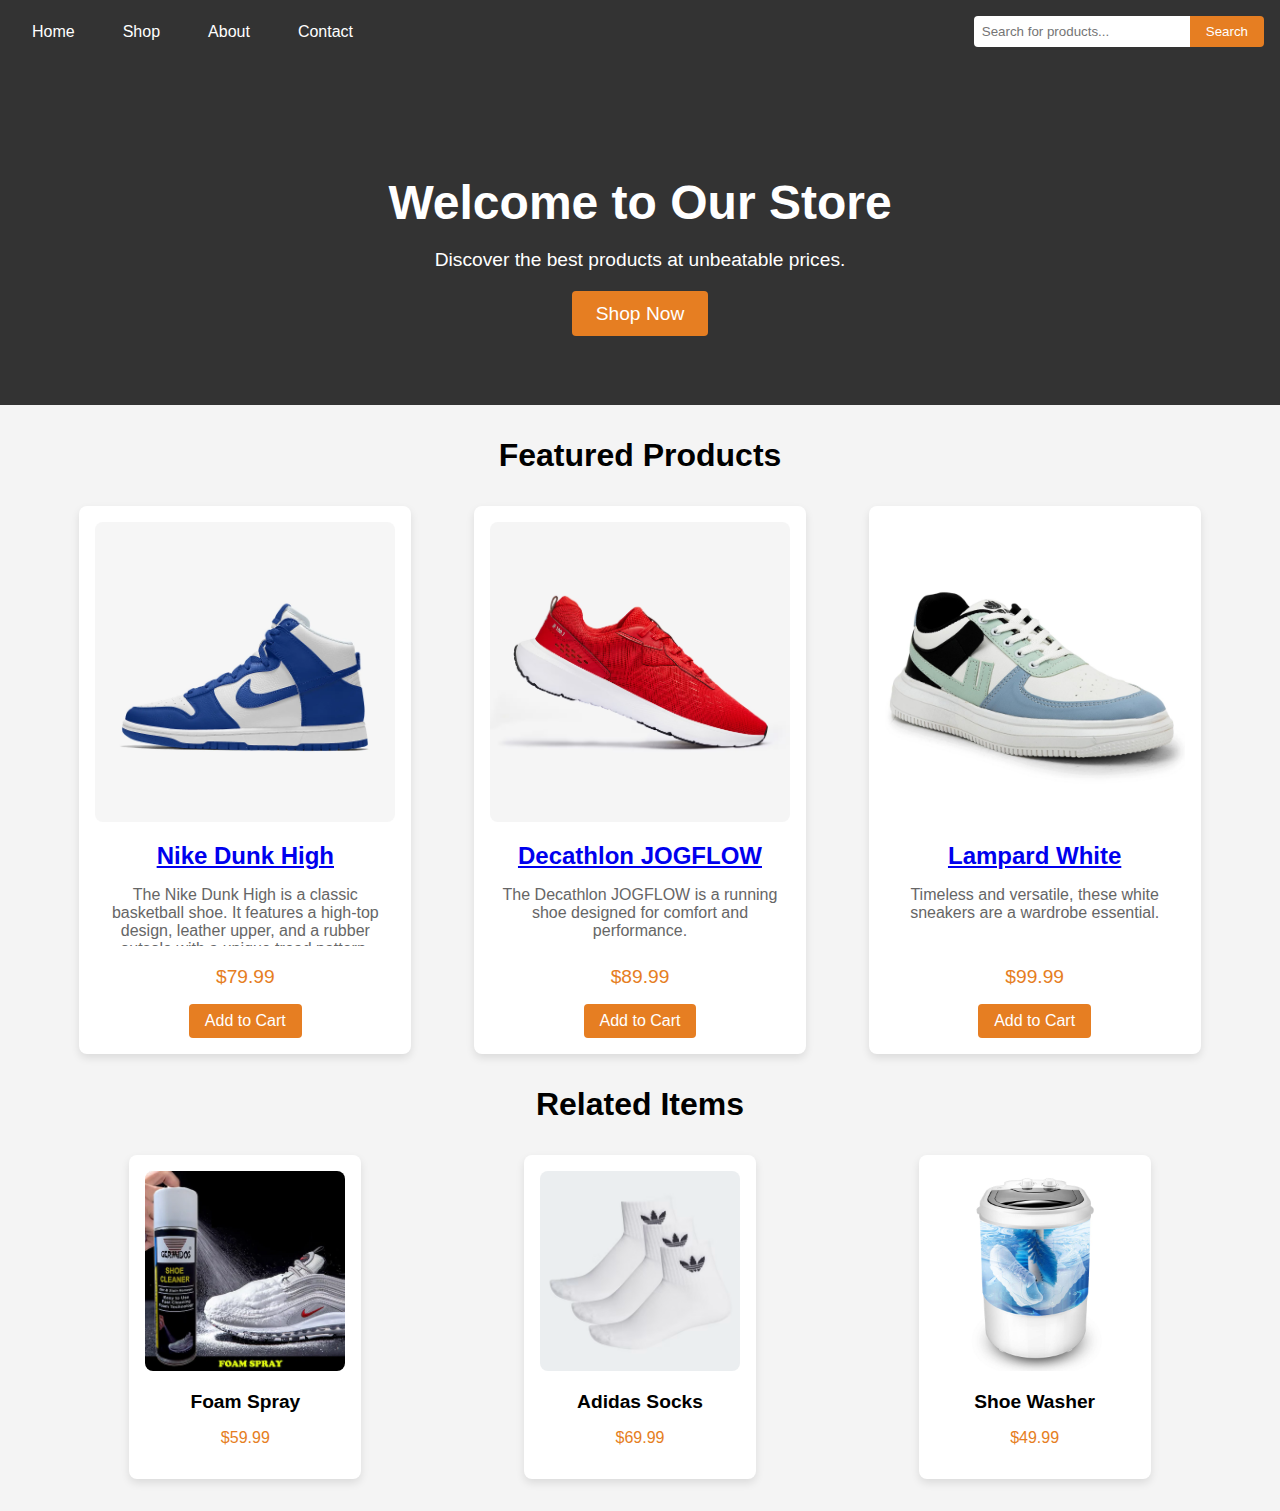
<file: index.html>
<!DOCTYPE html>
<html lang="en">
<head>
    <meta charset="UTF-8">
    <meta name="viewport" content="width=device-width, initial-scale=1.0">
    <title>Home - Product Page</title>
    <link rel="stylesheet" href="style.css">
</head>
<body>

    <!-- Navigation Bar -->
    <nav class="navbar">
        <ul class="nav-list">
            <li><a href="#">Home</a></li>
            <li><a href="#">Shop</a></li>
            <li><a href="#">About</a></li>
            <li><a href="#">Contact</a></li>
        </ul>
        <!-- Search Bar -->
        <div class="search-bar">
            <input type="text" placeholder="Search for products..." class="search-input">
            <button class="search-btn">Search</button>
        </div>
    </nav>

    <!-- Hero Section -->
    <section class="hero-section">
        <h1>Welcome to Our Store</h1>
        <p>Discover the best products at unbeatable prices.</p>
        <a href="#" class="shop-now-btn">Shop Now</a>
    </section>

    <!-- Featured Products Section -->
    <div class="products-section">
        <h2>Featured Products</h2>
        <div class="products-grid">
            <!-- Product 1 -->
            <div class="product-card">
                <a href="Products/product1.html">
                    <img src="images/Product1.png" alt="Product Image">
                    <h3 class="product-name">Nike Dunk High</h3>
                </a>
                <p class="product-description">The Nike Dunk High is a classic basketball shoe. It features a high-top design, leather upper, and a rubber outsole with a unique tread pattern.</p>
                <p class="product-price">$79.99</p>
                <button class="add-to-cart">Add to Cart</button>
            </div>
            <!-- Product 2 -->
            <div class="product-card">
                <a href="Products/product2.html">
                    <img src="images/product2.avif" alt="Product Image">
                    <h3 class="product-name">Decathlon JOGFLOW</h3>
                </a>
                <p class="product-description">The Decathlon JOGFLOW is a running shoe designed for comfort and performance.</p>
                <p class="product-price">$89.99</p>
                <button class="add-to-cart">Add to Cart</button>
            </div>
            <!-- Product 3 -->
            <div class="product-card">
                <a href="Products/product3.html">
                    <img src="images/product3.jpg" alt="Product Image">
                    <h3 class="product-name">Lampard White</h3>
                </a>
                <p class="product-description">Timeless and versatile, these white sneakers are a wardrobe essential.</p>
                <p class="product-price">$99.99</p>
                <button class="add-to-cart">Add to Cart</button>
            </div>
        </div>
    </div>

    <!-- Related Items Section -->
    <div class="related-items-section">
        <h2>Related Items</h2>
        <div class="related-items-grid">
            <!-- Related Item 1 -->
            <div class="related-item-card">
                <img src="images/rel1.webp" alt="Related Item Image">
                <h4 class="related-item-name">Foam Spray</h4>
                <p class="related-item-price">$59.99</p>
            </div>
            <!-- Related Item 2 -->
            <div class="related-item-card">
                <img src="images/rel2.avif" alt="Related Item Image">
                <h4 class="related-item-name">Adidas Socks</h4>
                <p class="related-item-price">$69.99</p>
            </div>
            <!-- Related Item 3 -->
            <div class="related-item-card">
                <img src="images/rel3.jpg" alt="Related Item Image">
                <h4 class="related-item-name">Shoe Washer</h4>
                <p class="related-item-price">$49.99</p>
            </div>
        </div>
    </div>

</body>
</html>
</file>
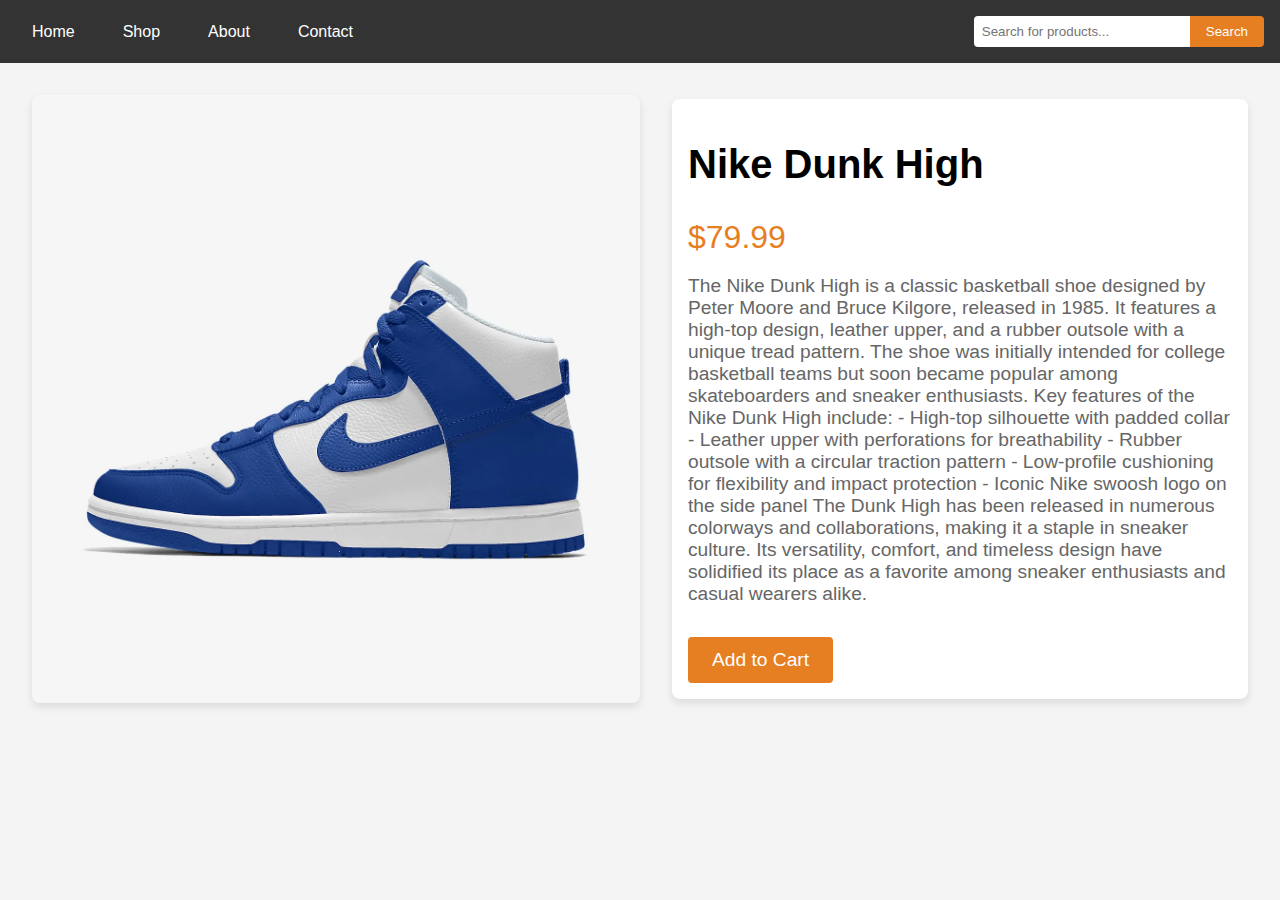
<file: Products/product1.html>
<!DOCTYPE html>
<html lang="en">
<head>
    <meta charset="UTF-8">
    <meta name="viewport" content="width=device-width, initial-scale=1.0">
    <title>Product Name 1 - Product Page</title>
    <link rel="stylesheet" href="/style.css">
</head>
<body>

    <!-- Navigation Bar -->
    <nav class="navbar">
        <ul class="nav-list">
            <li><a href="/index.html">Home</a></li>
            <li><a href="#">Shop</a></li>
            <li><a href="#">About</a></li>
            <li><a href="#">Contact</a></li>
        </ul>
        <!-- Search Bar -->
        <div class="search-bar">
            <input type="text" placeholder="Search for products..." class="search-input">
            <button class="search-btn">Search</button>
        </div>
    </nav>

    <!-- Product Detail Section -->
    <div class="product-detail-section">
        <img src="/images/Product1.png" alt="Product Image" class="product-detail-image">
        <div class="product-detail-info">
            <h1 class="product-detail-name">Nike Dunk High</h1>
            <p class="product-detail-price">$79.99</p>
            <p class="product-detail-description">The Nike Dunk High is a classic basketball shoe designed by Peter Moore and Bruce Kilgore, released in 1985. It features a high-top design, leather upper, and a rubber outsole with a unique tread pattern. The shoe was initially intended for college basketball teams but soon became popular among skateboarders and sneaker enthusiasts.

                Key features of the Nike Dunk High include:
                
                - High-top silhouette with padded collar
                - Leather upper with perforations for breathability
                - Rubber outsole with a circular traction pattern
                - Low-profile cushioning for flexibility and impact protection
                - Iconic Nike swoosh logo on the side panel
                
                The Dunk High has been released in numerous colorways and collaborations, making it a staple in sneaker culture. Its versatility, comfort, and timeless design have solidified its place as a favorite among sneaker enthusiasts and casual wearers alike.</p>
            <button class="add-to-cart">Add to Cart</button>
        </div>
    </div>

</body>
</html>
</file>
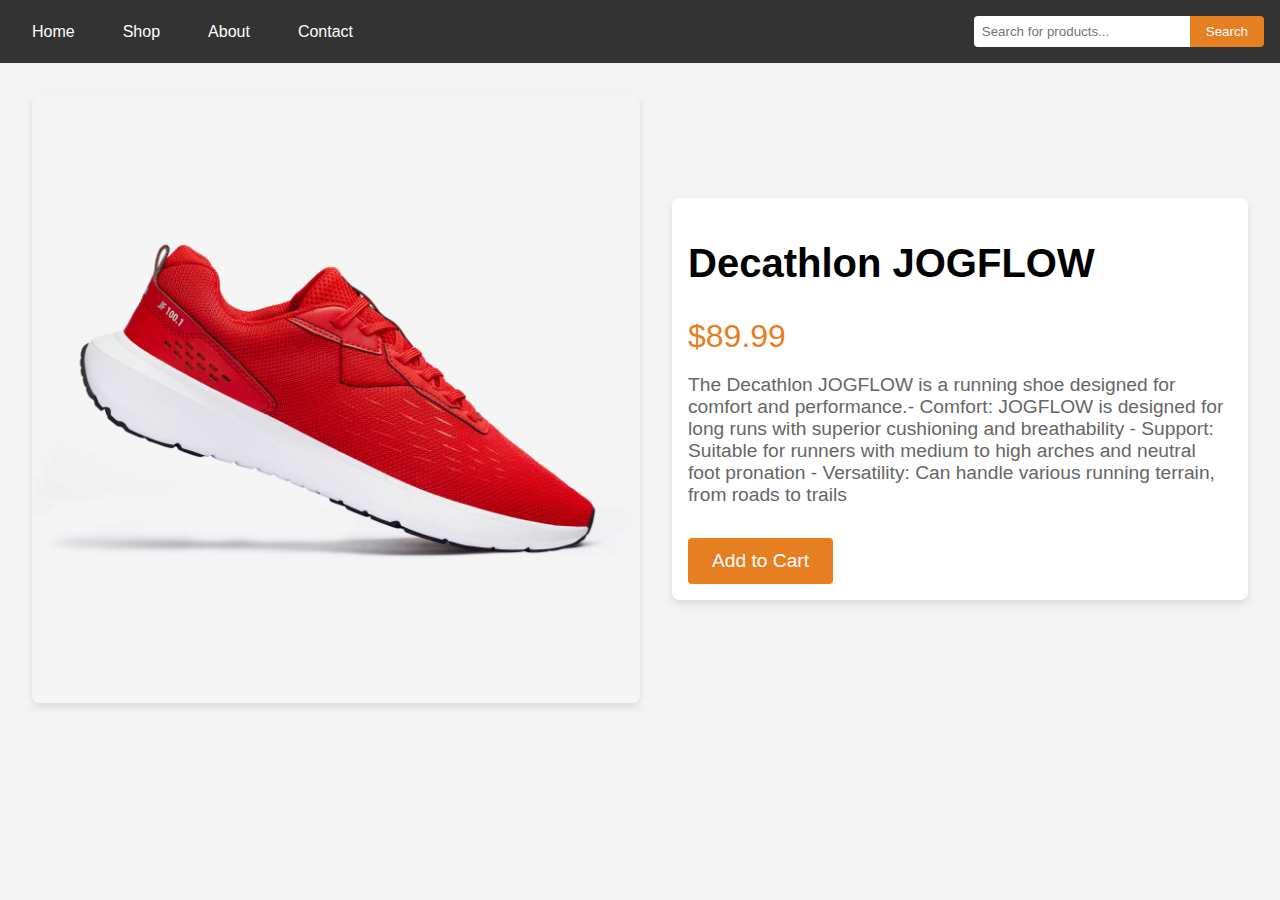
<file: Products/product2.html>
<!DOCTYPE html>
<html lang="en">
<head>
    <meta charset="UTF-8">
    <meta name="viewport" content="width=device-width, initial-scale=1.0">
    <title>Product Name 2 - Product Page</title>
    <link rel="stylesheet" href="/style.css">
</head>
<body>

    <!-- Navigation Bar -->
    <nav class="navbar">
        <ul class="nav-list">
            <li><a href="/index.html">Home</a></li>
            <li><a href="#">Shop</a></li>
            <li><a href="#">About</a></li>
            <li><a href="#">Contact</a></li>
        </ul>
        <!-- Search Bar -->
        <div class="search-bar">
            <input type="text" placeholder="Search for products..." class="search-input">
            <button class="search-btn">Search</button>
        </div>
    </nav>

    <!-- Product Detail Section -->
    <div class="product-detail-section">
        <img src="/images/product2.avif" alt="Product Image" class="product-detail-image">
        <div class="product-detail-info">
            <h1 class="product-detail-name">Decathlon JOGFLOW</h1>
            <p class="product-detail-price">$89.99</p>
            <p class="product-detail-description">The Decathlon JOGFLOW is a running shoe designed for comfort and performance.- Comfort: JOGFLOW is designed for long runs with superior cushioning and breathability
                - Support: Suitable for runners with medium to high arches and neutral foot pronation
                - Versatility: Can handle various running terrain, from roads to trails
                </p>
            <button class="add-to-cart">Add to Cart</button>
        </div>
    </div>

</body>
</html>
</file>
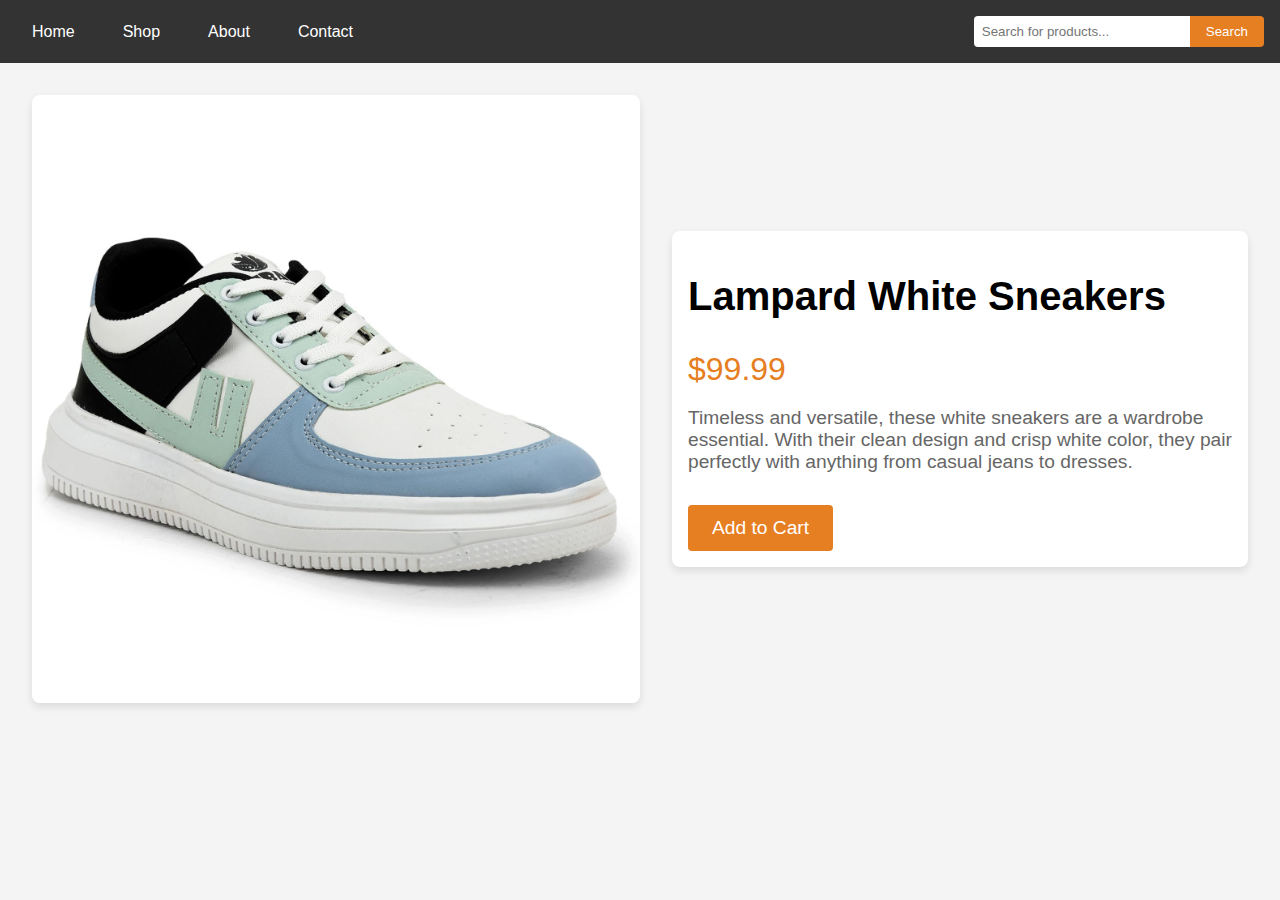
<file: Products/product3.html>
<!DOCTYPE html>
<html lang="en">
<head>
    <meta charset="UTF-8">
    <meta name="viewport" content="width=device-width, initial-scale=1.0">
    <title>Product Name 3 - Product Page</title>
    <link rel="stylesheet" href="/style.css">
</head>
<body>

    <!-- Navigation Bar -->
    <nav class="navbar">
        <ul class="nav-list">
            <li><a href="/index.html">Home</a></li>
            <li><a href="#">Shop</a></li>
            <li><a href="#">About</a></li>
            <li><a href="#">Contact</a></li>
        </ul>
        <!-- Search Bar -->
        <div class="search-bar">
            <input type="text" placeholder="Search for products..." class="search-input">
            <button class="search-btn">Search</button>
        </div>
    </nav>

    <!-- Product Detail Section -->
    <div class="product-detail-section">
        <img src="/images/product3.jpg" alt="Product Image" class="product-detail-image">
        <div class="product-detail-info">
            <h1 class="product-detail-name">Lampard White Sneakers</h1>
            <p class="product-detail-price">$99.99</p>
            <p class="product-detail-description">Timeless and versatile, these white sneakers are a wardrobe essential. With their clean design and crisp white color, they pair perfectly with anything from casual jeans to dresses.</p>
            <button class="add-to-cart">Add to Cart</button>
        </div>
    </div>

</body>
</html>
</file>
<file: style.css>
/* Global Styles */
body {
    font-family: Arial, sans-serif;
    margin: 0;
    padding: 0;
    background-color: #f4f4f4;
}

/* Navigation Bar */
.navbar {
    background-color: #333;
    padding: 1rem;
    display: flex;
    justify-content: space-between;
    align-items: center;
}

.navbar ul.nav-list {
    list-style-type: none;
    margin: 0;
    padding: 0;
    display: flex;
    gap: 1rem;
}

.navbar ul.nav-list li {
    display: inline;
}

.navbar ul.nav-list li a {
    color: white;
    text-decoration: none;
    padding: 0.5rem 1rem;
}

.navbar ul.nav-list li a:hover {
    background-color: #575757;
}

/* Search Bar */
.search-bar {
    display: flex;
    align-items: center;
}

.search-input {
    padding: 0.5rem;
    border-radius: 4px 0 0 4px;
    border: none;
    outline: none;
    width: 200px;
}

.search-btn {
    padding: 0.5rem 1rem;
    background-color: #e67e22;
    color: white;
    border: none;
    border-radius: 0 4px 4px 0;
    cursor: pointer;
}

.search-btn:hover {
    background-color: #d35400;
}

/* Hero Section */
.hero-section {
    background-color: #333;
    color: white;
    text-align: center;
    padding: 5rem 1rem;
}

.hero-section h1 {
    font-size: 3rem;
    margin-bottom: 1rem;
}

.hero-section p {
    font-size: 1.2rem;
    margin-bottom: 2rem;
}

.shop-now-btn {
    padding: 0.75rem 1.5rem;
    background-color: #e67e22;
    color: white;
    text-decoration: none;
    border-radius: 4px;
    font-size: 1.2rem;
}

.shop-now-btn:hover {
    background-color: #d35400;
}

/* Products Section */
.products-section {
    margin: 2rem auto;
    width: 90%;
    max-width: 1200px;
}

.products-section h2 {
    text-align: center;
    margin-bottom: 2rem;
    font-size: 2rem;
}

.products-grid {
    display: flex;
    justify-content: space-around;
    gap: 2rem;
}

.product-card {
    background-color: white;
    padding: 1rem;
    text-align: center;
    border-radius: 8px;
    box-shadow: 0 4px 8px rgba(0, 0, 0, 0.1);
    width: 100%;
    max-width: 300px;
}

.product-card img {
    width: 100%;
    border-radius: 8px;
}

.product-name {
    font-size: 1.5rem;
    margin: 1rem 0;
}

.product-description {
    font-size: 1rem;
    color: #666;
    margin-bottom: 1rem;
    height: 60px;
    overflow: hidden;
    text-overflow: ellipsis;
}

.product-price {
    font-size: 1.2rem;
    color: #e67e22;
    margin-bottom: 1rem;
}

.add-to-cart {
    padding: 0.5rem 1rem;
    background-color: #e67e22;
    color: white;
    border: none;
    border-radius: 4px;
    cursor: pointer;
    font-size: 1rem;
}

.add-to-cart:hover {
    background-color: #d35400;
}

/* Related Items Section */
.related-items-section {
    margin: 2rem auto;
    width: 90%;
    max-width: 1200px;
}

.related-items-section h2 {
    text-align: center;
    margin-bottom: 2rem;
    font-size: 2rem;
}

.related-items-grid {
    display: flex;
    justify-content: space-around;
    gap: 2rem;
}

.related-item-card {
    background-color: white;
    padding: 1rem;
    text-align: center;
    border-radius: 8px;
    box-shadow: 0 4px 8px rgba(0, 0, 0, 0.1);
    width: 100%;
    max-width: 200px;
}

.related-item-card img {
    width: 100%;
    border-radius: 8px;
}

.related-item-name {
    font-size: 1.2rem;
    margin: 1rem 0;
}

.related-item-price {
    font-size: 1rem;
    color: #e67e22;
}

/* Product Detail Page Styles */
.product-detail-section {
    display: flex;
    justify-content: center;
    align-items: center;
    padding: 2rem;
    gap: 2rem;
    background-color: #f4f4f4;
}

.product-detail-image {
    width: 50%;
    border-radius: 8px;
    box-shadow: 0 4px 8px rgba(0, 0, 0, 0.1);
}

.product-detail-info {
    width: 50%;
    padding: 1rem;
    background-color: white;
    border-radius: 8px;
    box-shadow: 0 4px 8px rgba(0, 0, 0, 0.1);
}

.product-detail-name {
    font-size: 2.5rem;
    margin-bottom: 1rem;
}

.product-detail-price {
    font-size: 2rem;
    color: #e67e22;
    margin-bottom: 1rem;
}

.product-detail-description {
    font-size: 1.2rem;
    color: #666;
    margin-bottom: 2rem;
}

.product-detail-info .add-to-cart {
    padding: 0.75rem 1.5rem;
    background-color: #e67e22;
    color: white;
    border: none;
    border-radius: 4px;
    cursor: pointer;
    font-size: 1.2rem;
}

.product-detail-info .add-to-cart:hover {
    background-color: #d35400;
}
</file>
